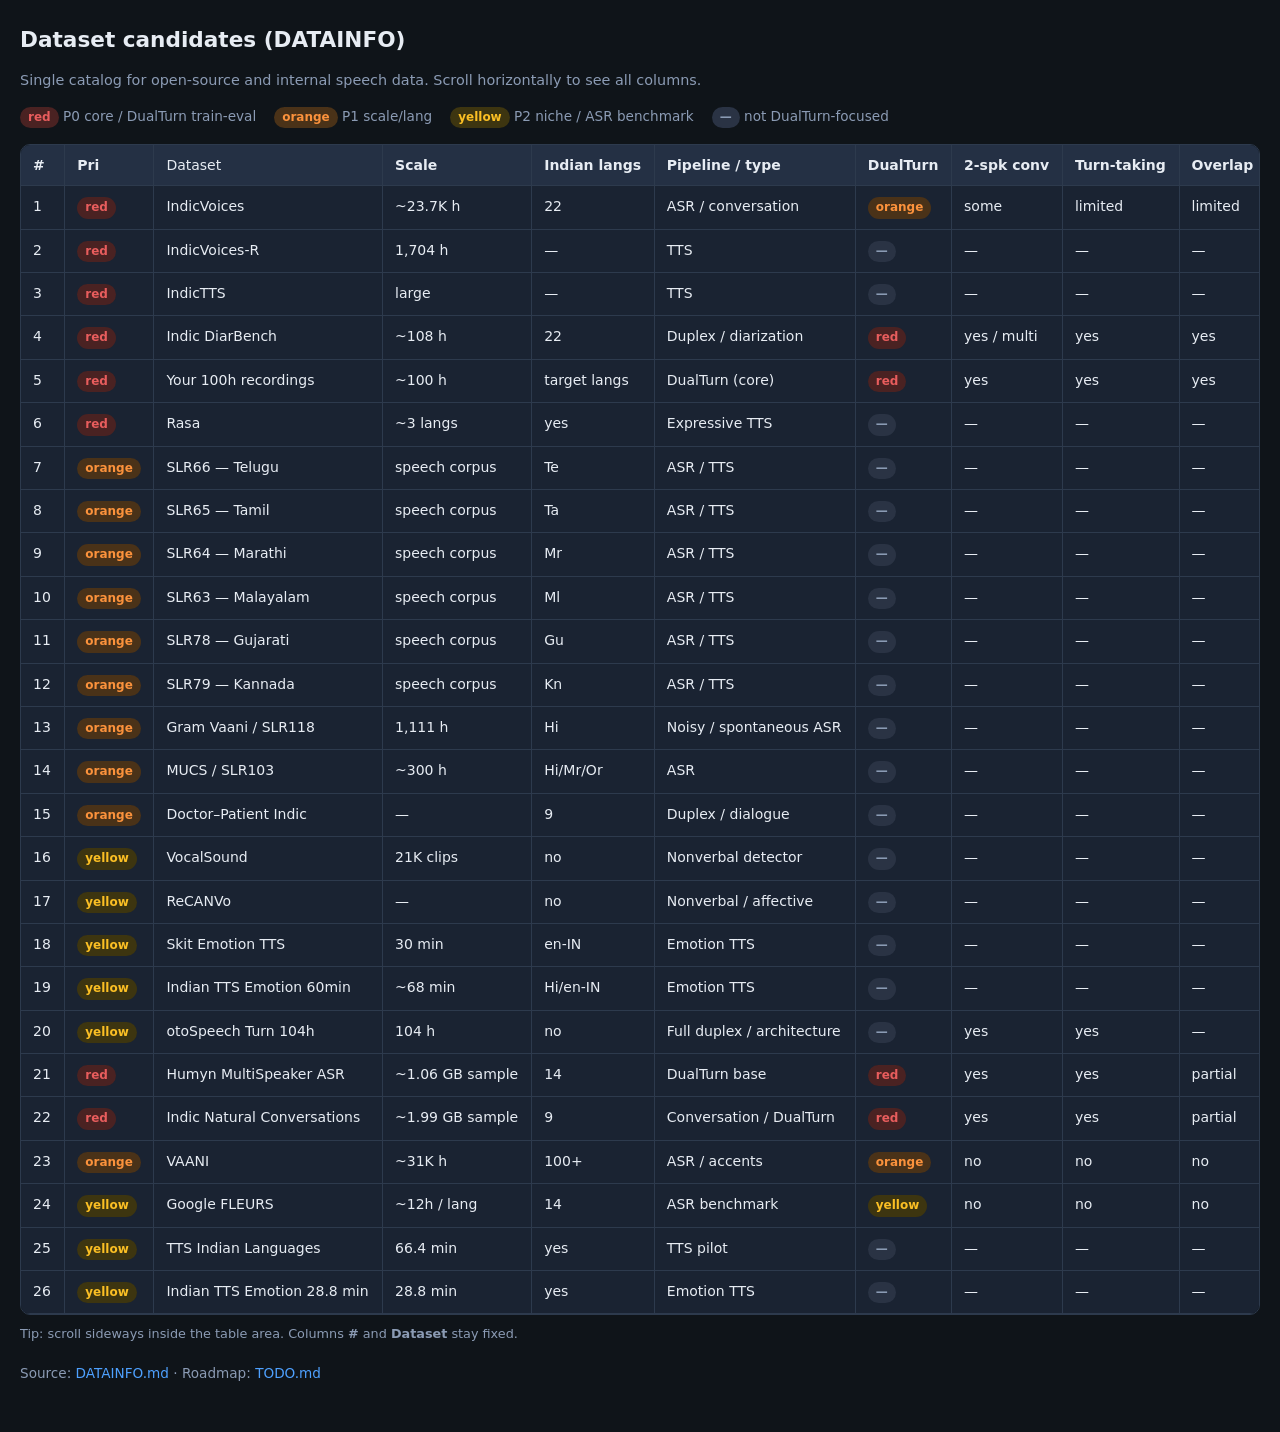
<file: index.html>
<!DOCTYPE html>
<html lang="en">
<head>
  <meta charset="UTF-8" />
  <meta name="viewport" content="width=device-width, initial-scale=1" />
  <title>DATAINFO — Dataset catalog</title>
  <style>
    :root {
      --bg: #0f1419;
      --panel: #1a2332;
      --border: #2d3a4d;
      --text: #e7ecf3;
      --muted: #8b9bb4;
      --red: #e85d5d;
      --orange: #fb923c;
      --yellow: #fbbf24;
      --link: #4ea1ff;
      --sticky-bg: #1a2332;
      --header-bg: #243044;
    }
    * { box-sizing: border-box; }
    body {
      margin: 0;
      font-family: "Segoe UI", system-ui, sans-serif;
      background: var(--bg);
      color: var(--text);
      line-height: 1.45;
      padding: 24px 20px 48px;
    }
    h1 { font-size: 1.35rem; margin: 0 0 6px; }
    .sub { color: var(--muted); font-size: 0.9rem; margin-bottom: 16px; }
    .legend {
      display: flex; flex-wrap: wrap; gap: 10px 18px;
      font-size: 0.85rem; color: var(--muted); margin-bottom: 16px;
    }
    .wrap {
      overflow-x: auto;
      overflow-y: visible;
      border: 1px solid var(--border);
      border-radius: 10px;
      background: var(--panel);
      -webkit-overflow-scrolling: touch;
      max-width: 100%;
    }
    table {
      border-collapse: separate;
      border-spacing: 0;
      min-width: 1600px;
      width: max-content;
      font-size: 0.875rem;
    }
    th, td {
      padding: 10px 12px;
      border-bottom: 1px solid var(--border);
      border-right: 1px solid var(--border);
      white-space: nowrap;
      vertical-align: top;
      text-align: left;
    }
    th {
      background: var(--header-bg);
      font-weight: 600;
      position: sticky;
      top: 0;
      z-index: 3;
    }
    tr:hover td { background: #1f2a3d; }
    tr:hover td.sticky { background: #243044; }
    a { color: var(--link); text-decoration: none; }
    a:hover { text-decoration: underline; }

    /* Sticky first two columns: # and Dataset */
    th:nth-child(1), td:nth-child(1) {
      position: sticky;
      left: 0;
      z-index: 2;
      background: var(--sticky-bg);
      min-width: 44px;
    }
    th:nth-child(1) { z-index: 4; background: var(--header-bg); }
    th:nth-child(3), td:nth-child(3) {
      position: sticky;
      left: 44px;
      z-index: 2;
      background: var(--sticky-bg);
      min-width: 220px;
      max-width: 260px;
      white-space: normal;
      font-weight: 500;
    }
    th:nth-child(3) { z-index: 4; background: var(--header-bg); }

    .chip {
      display: inline-block;
      padding: 2px 8px;
      border-radius: 999px;
      font-size: 0.75rem;
      font-weight: 600;
      text-transform: lowercase;
    }
    .chip.red { background: #4a2222; color: var(--red); }
    .chip.orange { background: #4a3218; color: var(--orange); }
    .chip.yellow { background: #3d3510; color: var(--yellow); }
    .chip.dash { background: #2a3344; color: var(--muted); }

    .scroll-hint { color: var(--muted); font-size: 0.8rem; margin-top: 10px; }
    footer { margin-top: 20px; font-size: 0.85rem; color: var(--muted); }
  </style>
</head>
<body>
  <h1>Dataset candidates (DATAINFO)</h1>
  <p class="sub">Single catalog for open-source and internal speech data. Scroll horizontally to see all columns.</p>
  <div class="legend">
    <span><span class="chip red">red</span> P0 core / DualTurn train-eval</span>
    <span><span class="chip orange">orange</span> P1 scale/lang</span>
    <span><span class="chip yellow">yellow</span> P2 niche / ASR benchmark</span>
    <span><span class="chip dash">—</span> not DualTurn-focused</span>
  </div>

  <div class="wrap">
    <table>
      <thead>
        <tr>
          <th>#</th>
          <th>Pri</th>
          <th>Dataset</th>
          <th>Scale</th>
          <th>Indian langs</th>
          <th>Pipeline / type</th>
          <th>DualTurn</th>
          <th>2-spk conv</th>
          <th>Turn-taking</th>
          <th>Overlap</th>
          <th>Timestamps</th>
          <th>Transcript</th>
          <th>Link</th>
        </tr>
      </thead>
      <tbody>
        <tr>
          <td class="sticky">1</td>
          <td><span class="chip red">red</span></td>
          <td class="sticky">IndicVoices</td>
          <td>~23.7K h</td>
          <td>22</td>
          <td>ASR / conversation</td>
          <td><span class="chip orange">orange</span></td>
          <td>some</td>
          <td>limited</td>
          <td>limited</td>
          <td>speech-level</td>
          <td>yes (subset)</td>
          <td><a href="https://huggingface.co/datasets/ai4bharat/IndicVoices" target="_blank" rel="noopener">HF</a></td>
        </tr>
        <tr>
          <td class="sticky">2</td>
          <td><span class="chip red">red</span></td>
          <td class="sticky">IndicVoices-R</td>
          <td>1,704 h</td>
          <td>—</td>
          <td>TTS</td>
          <td><span class="chip dash">—</span></td>
          <td>—</td><td>—</td><td>—</td><td>—</td><td>—</td>
          <td><a href="https://huggingface.co/datasets/ai4bharat/indicvoices_r" target="_blank" rel="noopener">HF</a></td>
        </tr>
        <tr>
          <td class="sticky">3</td>
          <td><span class="chip red">red</span></td>
          <td class="sticky">IndicTTS</td>
          <td>large</td>
          <td>—</td>
          <td>TTS</td>
          <td><span class="chip dash">—</span></td>
          <td>—</td><td>—</td><td>—</td><td>—</td><td>—</td>
          <td><a href="https://www.iitm.ac.in/donlab/indictts/database" target="_blank" rel="noopener">IITM</a></td>
        </tr>
        <tr>
          <td class="sticky">4</td>
          <td><span class="chip red">red</span></td>
          <td class="sticky">Indic DiarBench</td>
          <td>~108 h</td>
          <td>22</td>
          <td>Duplex / diarization</td>
          <td><span class="chip red">red</span></td>
          <td>yes / multi</td>
          <td>yes</td>
          <td>yes</td>
          <td>yes</td>
          <td>yes</td>
          <td><a href="https://huggingface.co/datasets/sarvamai/indic-diarbench" target="_blank" rel="noopener">HF</a></td>
        </tr>
        <tr>
          <td class="sticky">5</td>
          <td><span class="chip red">red</span></td>
          <td class="sticky">Your 100h recordings</td>
          <td>~100 h</td>
          <td>target langs</td>
          <td>DualTurn (core)</td>
          <td><span class="chip red">red</span></td>
          <td>yes</td>
          <td>yes</td>
          <td>yes</td>
          <td>can create</td>
          <td>can create</td>
          <td>Internal</td>
        </tr>
        <tr>
          <td class="sticky">6</td>
          <td><span class="chip red">red</span></td>
          <td class="sticky">Rasa</td>
          <td>~3 langs</td>
          <td>yes</td>
          <td>Expressive TTS</td>
          <td><span class="chip dash">—</span></td>
          <td>—</td><td>—</td><td>—</td><td>—</td><td>—</td>
          <td><a href="https://github.com/AI4Bharat/Rasa" target="_blank" rel="noopener">GitHub</a></td>
        </tr>
        <tr>
          <td class="sticky">7</td>
          <td><span class="chip orange">orange</span></td>
          <td class="sticky">SLR66 — Telugu</td>
          <td>speech corpus</td>
          <td>Te</td>
          <td>ASR / TTS</td>
          <td><span class="chip dash">—</span></td>
          <td>—</td><td>—</td><td>—</td><td>—</td><td>—</td>
          <td><a href="https://www.openslr.org/66/" target="_blank" rel="noopener">OpenSLR 66</a></td>
        </tr>
        <tr>
          <td class="sticky">8</td>
          <td><span class="chip orange">orange</span></td>
          <td class="sticky">SLR65 — Tamil</td>
          <td>speech corpus</td>
          <td>Ta</td>
          <td>ASR / TTS</td>
          <td><span class="chip dash">—</span></td>
          <td>—</td><td>—</td><td>—</td><td>—</td><td>—</td>
          <td><a href="https://www.openslr.org/65/" target="_blank" rel="noopener">OpenSLR 65</a></td>
        </tr>
        <tr>
          <td class="sticky">9</td>
          <td><span class="chip orange">orange</span></td>
          <td class="sticky">SLR64 — Marathi</td>
          <td>speech corpus</td>
          <td>Mr</td>
          <td>ASR / TTS</td>
          <td><span class="chip dash">—</span></td>
          <td>—</td><td>—</td><td>—</td><td>—</td><td>—</td>
          <td><a href="https://www.openslr.org/64/" target="_blank" rel="noopener">OpenSLR 64</a></td>
        </tr>
        <tr>
          <td class="sticky">10</td>
          <td><span class="chip orange">orange</span></td>
          <td class="sticky">SLR63 — Malayalam</td>
          <td>speech corpus</td>
          <td>Ml</td>
          <td>ASR / TTS</td>
          <td><span class="chip dash">—</span></td>
          <td>—</td><td>—</td><td>—</td><td>—</td><td>—</td>
          <td><a href="https://www.openslr.org/63/" target="_blank" rel="noopener">OpenSLR 63</a></td>
        </tr>
        <tr>
          <td class="sticky">11</td>
          <td><span class="chip orange">orange</span></td>
          <td class="sticky">SLR78 — Gujarati</td>
          <td>speech corpus</td>
          <td>Gu</td>
          <td>ASR / TTS</td>
          <td><span class="chip dash">—</span></td>
          <td>—</td><td>—</td><td>—</td><td>—</td><td>—</td>
          <td><a href="https://www.openslr.org/78/" target="_blank" rel="noopener">OpenSLR 78</a></td>
        </tr>
        <tr>
          <td class="sticky">12</td>
          <td><span class="chip orange">orange</span></td>
          <td class="sticky">SLR79 — Kannada</td>
          <td>speech corpus</td>
          <td>Kn</td>
          <td>ASR / TTS</td>
          <td><span class="chip dash">—</span></td>
          <td>—</td><td>—</td><td>—</td><td>—</td><td>—</td>
          <td><a href="https://www.openslr.org/79/" target="_blank" rel="noopener">OpenSLR 79</a></td>
        </tr>
        <tr>
          <td class="sticky">13</td>
          <td><span class="chip orange">orange</span></td>
          <td class="sticky">Gram Vaani / SLR118</td>
          <td>1,111 h</td>
          <td>Hi</td>
          <td>Noisy / spontaneous ASR</td>
          <td><span class="chip dash">—</span></td>
          <td>—</td><td>—</td><td>—</td><td>—</td><td>—</td>
          <td><a href="https://www.openslr.org/118/" target="_blank" rel="noopener">OpenSLR 118</a></td>
        </tr>
        <tr>
          <td class="sticky">14</td>
          <td><span class="chip orange">orange</span></td>
          <td class="sticky">MUCS / SLR103</td>
          <td>~300 h</td>
          <td>Hi/Mr/Or</td>
          <td>ASR</td>
          <td><span class="chip dash">—</span></td>
          <td>—</td><td>—</td><td>—</td><td>—</td><td>—</td>
          <td><a href="https://www.openslr.org/103/" target="_blank" rel="noopener">OpenSLR 103</a></td>
        </tr>
        <tr>
          <td class="sticky">15</td>
          <td><span class="chip orange">orange</span></td>
          <td class="sticky">Doctor–Patient Indic</td>
          <td>—</td>
          <td>9</td>
          <td>Duplex / dialogue</td>
          <td><span class="chip dash">—</span></td>
          <td>—</td><td>—</td><td>—</td><td>—</td><td>—</td>
          <td><a href="https://huggingface.co/datasets?search=doctor+patient+indic+speech" target="_blank" rel="noopener">HF search</a></td>
        </tr>
        <tr>
          <td class="sticky">16</td>
          <td><span class="chip yellow">yellow</span></td>
          <td class="sticky">VocalSound</td>
          <td>21K clips</td>
          <td>no</td>
          <td>Nonverbal detector</td>
          <td><span class="chip dash">—</span></td>
          <td>—</td><td>—</td><td>—</td><td>—</td><td>—</td>
          <td><a href="https://github.com/YuanGongND/vocalsound" target="_blank" rel="noopener">GitHub</a></td>
        </tr>
        <tr>
          <td class="sticky">17</td>
          <td><span class="chip yellow">yellow</span></td>
          <td class="sticky">ReCANVo</td>
          <td>—</td>
          <td>no</td>
          <td>Nonverbal / affective</td>
          <td><span class="chip dash">—</span></td>
          <td>—</td><td>—</td><td>—</td><td>—</td><td>—</td>
          <td><a href="https://huggingface.co/datasets?search=ReCANVo" target="_blank" rel="noopener">HF search</a></td>
        </tr>
        <tr>
          <td class="sticky">18</td>
          <td><span class="chip yellow">yellow</span></td>
          <td class="sticky">Skit Emotion TTS</td>
          <td>30 min</td>
          <td>en-IN</td>
          <td>Emotion TTS</td>
          <td><span class="chip dash">—</span></td>
          <td>—</td><td>—</td><td>—</td><td>—</td><td>—</td>
          <td><a href="https://github.com/skit-ai/emotion-tts-dataset" target="_blank" rel="noopener">GitHub</a></td>
        </tr>
        <tr>
          <td class="sticky">19</td>
          <td><span class="chip yellow">yellow</span></td>
          <td class="sticky">Indian TTS Emotion 60min</td>
          <td>~68 min</td>
          <td>Hi/en-IN</td>
          <td>Emotion TTS</td>
          <td><span class="chip dash">—</span></td>
          <td>—</td><td>—</td><td>—</td><td>—</td><td>—</td>
          <td><a href="https://huggingface.co/datasets/sarthwa8/indian-tts-emotion-60min" target="_blank" rel="noopener">HF</a></td>
        </tr>
        <tr>
          <td class="sticky">20</td>
          <td><span class="chip yellow">yellow</span></td>
          <td class="sticky">otoSpeech Turn 104h</td>
          <td>104 h</td>
          <td>no</td>
          <td>Full duplex / architecture</td>
          <td><span class="chip dash">—</span></td>
          <td>yes</td>
          <td>yes</td>
          <td>—</td>
          <td>—</td>
          <td>—</td>
          <td><a href="https://huggingface.co/datasets/otoearth/otoSpeech-full-duplex-turn-104h" target="_blank" rel="noopener">HF</a></td>
        </tr>
        <tr>
          <td class="sticky">21</td>
          <td><span class="chip red">red</span></td>
          <td class="sticky">Humyn MultiSpeaker ASR</td>
          <td>~1.06 GB sample</td>
          <td>14</td>
          <td>DualTurn base</td>
          <td><span class="chip red">red</span></td>
          <td>yes</td>
          <td>yes</td>
          <td>partial</td>
          <td>yes</td>
          <td>yes</td>
          <td><a href="https://huggingface.co/datasets/humyn-labs/Indic-High-Fidelity-MultiSpeaker-ASR" target="_blank" rel="noopener">HF</a></td>
        </tr>
        <tr>
          <td class="sticky">22</td>
          <td><span class="chip red">red</span></td>
          <td class="sticky">Indic Natural Conversations</td>
          <td>~1.99 GB sample</td>
          <td>9</td>
          <td>Conversation / DualTurn</td>
          <td><span class="chip red">red</span></td>
          <td>yes</td>
          <td>yes</td>
          <td>partial</td>
          <td>yes</td>
          <td>yes</td>
          <td><a href="https://huggingface.co/datasets/snorbyte/indic-audio-natural-conversations-sample" target="_blank" rel="noopener">HF</a></td>
        </tr>
        <tr>
          <td class="sticky">23</td>
          <td><span class="chip orange">orange</span></td>
          <td class="sticky">VAANI</td>
          <td>~31K h</td>
          <td>100+</td>
          <td>ASR / accents</td>
          <td><span class="chip orange">orange</span></td>
          <td>no</td>
          <td>no</td>
          <td>no</td>
          <td>speech-level</td>
          <td>partial</td>
          <td><a href="https://huggingface.co/datasets/ARTPARK-IISc/Vaani" target="_blank" rel="noopener">HF</a></td>
        </tr>
        <tr>
          <td class="sticky">24</td>
          <td><span class="chip yellow">yellow</span></td>
          <td class="sticky">Google FLEURS</td>
          <td>~12h / lang</td>
          <td>14</td>
          <td>ASR benchmark</td>
          <td><span class="chip yellow">yellow</span></td>
          <td>no</td>
          <td>no</td>
          <td>no</td>
          <td>no turn ts</td>
          <td>yes</td>
          <td><a href="https://huggingface.co/datasets/google/fleurs" target="_blank" rel="noopener">HF</a></td>
        </tr>
        <tr>
          <td class="sticky">25</td>
          <td><span class="chip yellow">yellow</span></td>
          <td class="sticky">TTS Indian Languages</td>
          <td>66.4 min</td>
          <td>yes</td>
          <td>TTS pilot</td>
          <td><span class="chip dash">—</span></td>
          <td>—</td><td>—</td><td>—</td><td>—</td><td>—</td>
          <td><a href="https://huggingface.co/datasets/praneeetha/tts-indian-languages" target="_blank" rel="noopener">HF</a></td>
        </tr>
        <tr>
          <td class="sticky">26</td>
          <td><span class="chip yellow">yellow</span></td>
          <td class="sticky">Indian TTS Emotion 28.8 min</td>
          <td>28.8 min</td>
          <td>yes</td>
          <td>Emotion TTS</td>
          <td><span class="chip dash">—</span></td>
          <td>—</td><td>—</td><td>—</td><td>—</td><td>—</td>
          <td><a href="https://huggingface.co/datasets/champTUSHARg007/indian-tts-dataset" target="_blank" rel="noopener">HF</a></td>
        </tr>
      </tbody>
    </table>
  </div>
  <p class="scroll-hint">Tip: scroll sideways inside the table area. Columns <strong>#</strong> and <strong>Dataset</strong> stay fixed.</p>
  <footer>
    Source: <a href="DATAINFO.md">DATAINFO.md</a> ·
    Roadmap: <a href="../TODO.md">TODO.md</a>
  </footer>
</body>
</html>
</file>
